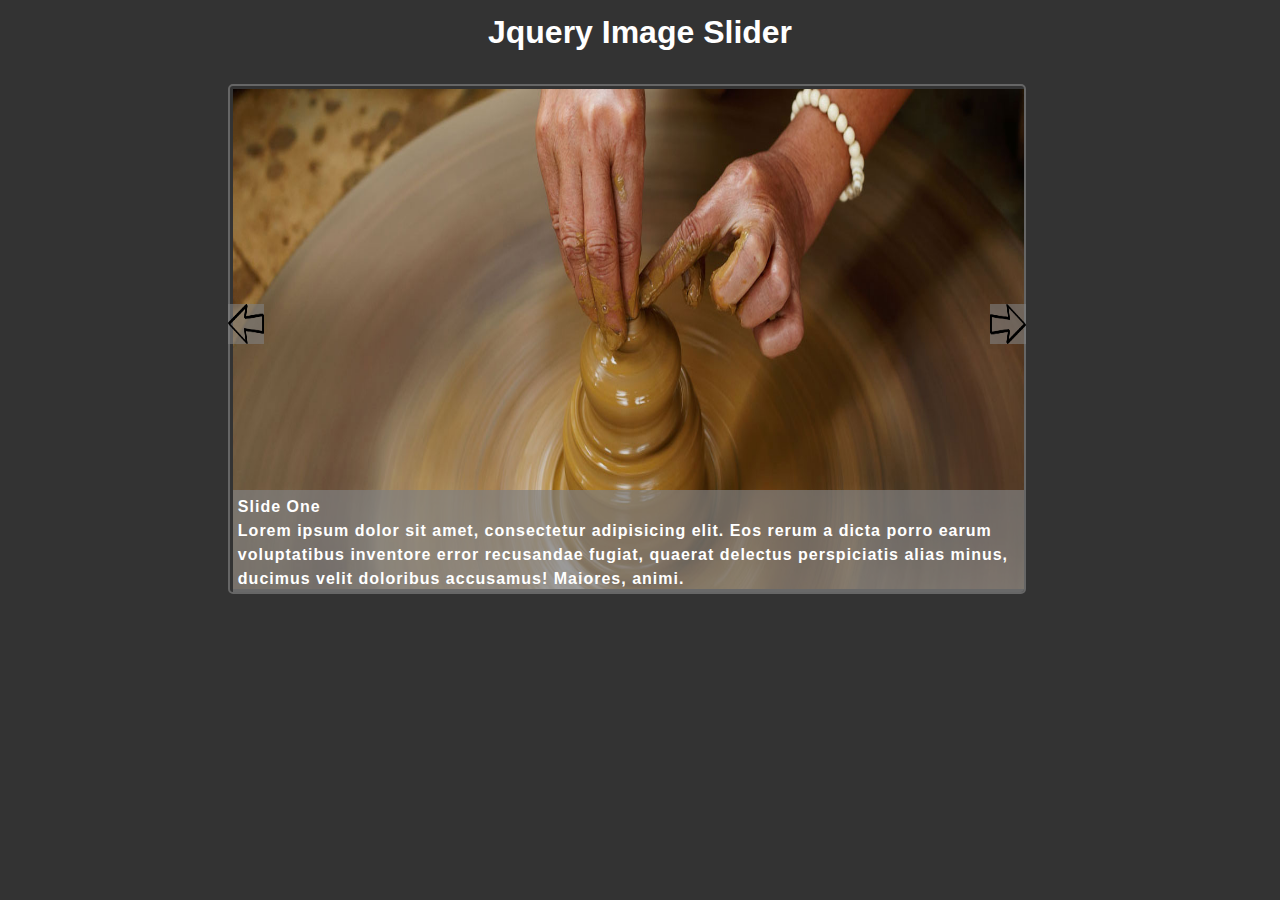
<file: carousel/index.html>
<!DOCTYPE html>
<html lang="en">
  <head>
    <meta charset="UTF-8" />
    <title>JQuery Carousel</title>
    <link rel="stylesheet" type="text/css" href="css/mystyle.css" />
    <script src="js/jquery.js"></script>
    <script src="js/myscript.js"></script>
  </head>
  <body>
    <h1>Jquery Image Slider</h1>
  </body>
  <div class="container">
    <img src="images/rightarrow.png" id="prev" alt="Left Arrow" />
    <div class="slider">
      <div class="slide">
        <div class="slide-copy">
          <p>Slide One</p>
          <p>
            Lorem ipsum dolor sit amet, consectetur adipisicing elit. Eos rerum
            a dicta porro earum voluptatibus inventore error recusandae fugiat,
            quaerat delectus perspiciatis alias minus, ducimus velit doloribus
            accusamus! Maiores, animi.
          </p>
        </div>
        <img src="images/slide1 (1).jpg" alt=" slide 1" />
      </div>
      <div class="slide">
        <div class="slide-copy">
          <p>Slide Two</p>
          <p>
            Lorem ipsum dolor sit amet, consectetur adipisicing elit. Eos rerum
            a dicta porro earum voluptatibus inventore error recusandae fugiat,
            quaerat delectus perspiciatis alias minus, ducimus velit doloribus
            accusamus! Maiores, animi.
          </p>
        </div>
        <img src="images/slide1 (4).jpg" alt=" slide 1" />
      </div>
      <div class="slide">
        <div class="slide-copy">
          <p>Slide Three</p>
          <p>
            Lorem ipsum dolor sit amet, consectetur adipisicing elit. Eos rerum
            a dicta porro earum voluptatibus inventore error recusandae fugiat,
            quaerat delectus perspiciatis alias minus, ducimus velit doloribus
            accusamus! Maiores, animi.
          </p>
        </div>
        <img src="images/slide1 (5).jpg" alt=" slide 1" />
      </div>
      <div class="slide">
        <div class="slide-copy">
          <p>Slide Four</p>
          <p>
            Lorem ipsum dolor sit amet, consectetur adipisicing elit. Eos rerum
            a dicta porro earum voluptatibus inventore error recusandae fugiat,
            quaerat delectus perspiciatis alias minus, ducimus velit doloribus
            accusamus! Maiores, animi.
          </p>
        </div>
        <img src="images/slide1 (6).jpg" alt=" slide 1" />
      </div>
      <div class="slide">
        <div class="slide-copy">
          <p>Slide Five</p>
          <p>
            Lorem ipsum dolor sit amet, consectetur adipisicing elit. Eos rerum
            a dicta porro earum voluptatibus inventore error recusandae fugiat,
            quaerat delectus perspiciatis alias minus, ducimus velit doloribus
            accusamus! Maiores, animi.
          </p>
        </div>
        <img src="images/slide1 (7).jpg" alt=" slide 1" />
      </div>
      <div class="slide">
        <div class="slide-copy">
          <p>Slide six</p>
          <p>
            Lorem ipsum dolor sit amet, consectetur adipisicing elit. Eos rerum
            a dicta porro earum voluptatibus inventore error recusandae fugiat,
            quaerat delectus perspiciatis alias minus, ducimus velit doloribus
            accusamus! Maiores, animi.
          </p>
        </div>
        <img src="images/slide1 (10).jpg" alt=" slide 1" />
      </div>
      <div class="slide">
        <div class="slide-copy">
          <p>Slide seven</p>
          <p>
            Lorem ipsum dolor sit amet, consectetur adipisicing elit. Eos rerum
            a dicta porro earum voluptatibus inventore error recusandae fugiat,
            quaerat delectus perspiciatis alias minus, ducimus velit doloribus
            accusamus! Maiores, animi.
          </p>
        </div>
        <img src="images/slide1 (8).jpg" alt=" slide 1" />
      </div>
      <div class="slide">
        <div class="slide-copy">
          <p>Slide Eight</p>
          <p>
            Lorem ipsum dolor sit amet, consectetur adipisicing elit. Eos rerum
            a dicta porro earum voluptatibus inventore error recusandae fugiat,
            quaerat delectus perspiciatis alias minus, ducimus velit doloribus
            accusamus! Maiores, animi.
          </p>
        </div>
        <img src="images/slide1 (3).jpg" alt=" slide 1" />
      </div>
    </div>
    <img src="images/leftarrow.png" id="next" alt="Right Arrow" />
  </div>
</html>
</file>
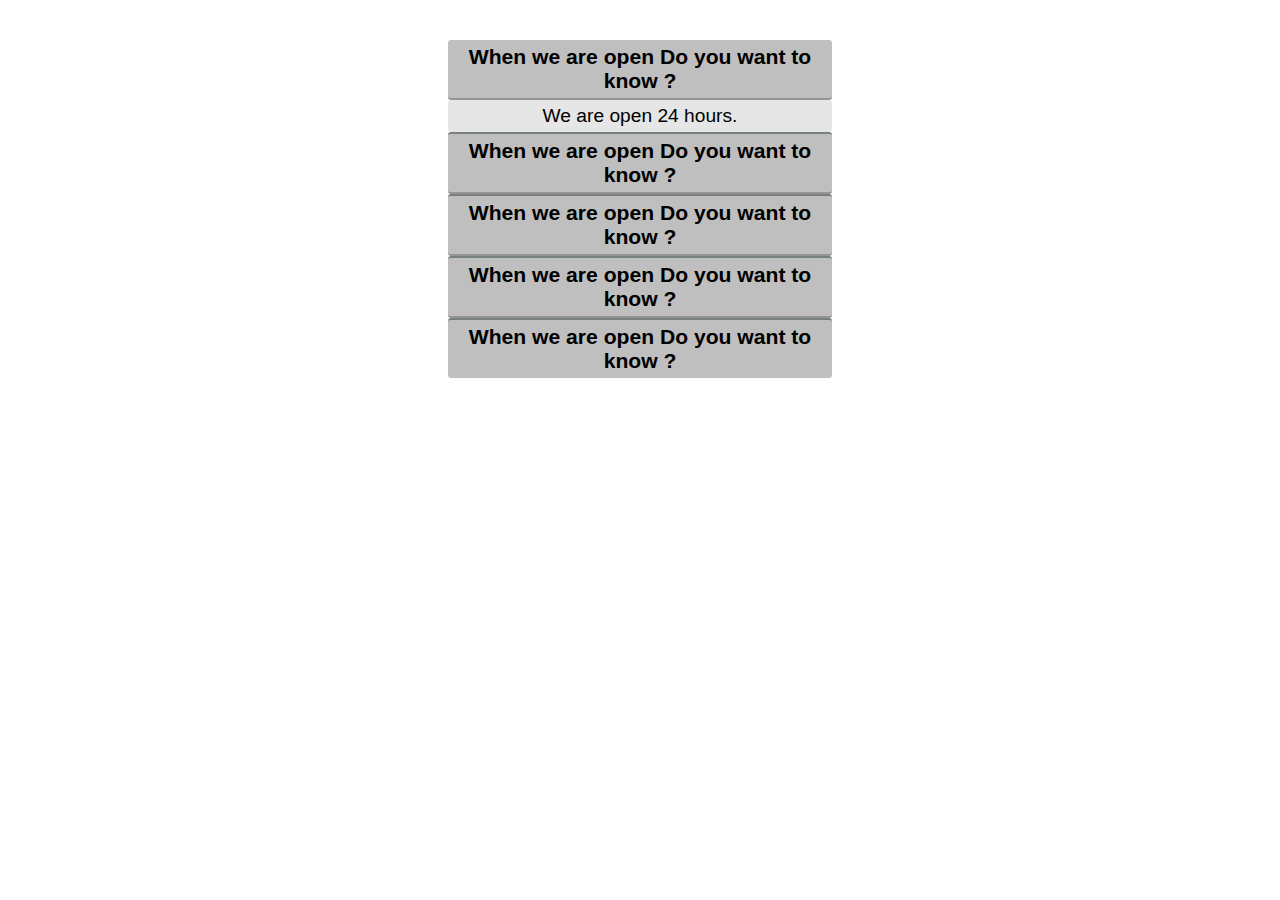
<file: faq/index.html>
<!DOCTYPE html>
<html lang="en">
  <head>
    <meta charset="UTF-8" />
    <title>Collapsible FAQ</title>
    <script src="jquery.js"></script>

    <style>
      body {
        margin: 0;
        padding: 0;
        font-size: 1.2em;
        font-family: "Arial", "sans-serif";
        width: 50%;
        margin: auto;
      }
      .hide {
        display: none;
      }
      dl {
        width: 60%;
        margin: 40px auto;
      }
      dt {
        font-weight: bold;
        font-size: 1.1em;
        background-color: rgba(128, 128, 128, 0.5);
        padding: 5px;
        text-align: center;
        margin: auto;
        border-bottom: 2px solid rgb(150, 148, 149);
        border-top: 2px solid rgb(120, 128, 129);
        border-radius: 3px;
      }
      dd {
        padding: 5px;
        margin: auto;
        text-align: center;
        background-color: rgba(128, 128, 128, 0.2);
        border-radius: 3px;
      }

      dt:first-child {
        border-top: none;
      }
      dt:nth-last-child(2) {
        border-bottom: none;
      }
    </style>
  </head>
  <body>
    <dl>
      <dt>When we are open Do you want to know ?</dt>
      <dd>We are open 24 hours.</dd>
      <dt>When we are open Do you want to know ?</dt>
      <dd>We are open 24 hours.</dd>
      <dt>When we are open Do you want to know ?</dt>
      <dd>We are open 24 hours.</dd>
      <dt>When we are open Do you want to know ?</dt>
      <dd>We are open 24 hours.</dd>
      <dt>When we are open Do you want to know ?</dt>
      <dd>We are open 24 hours.</dd>
    </dl>
  </body>
  <script>
    $(function () {
      $("dd").addClass("hide").first().removeClass("hide");
      $("dl").on("mouseenter", "dt", function () {
        $(this).next().slideDown(200).siblings("dd").slideUp(200);
      });
    });
  </script>
</html>
</file>
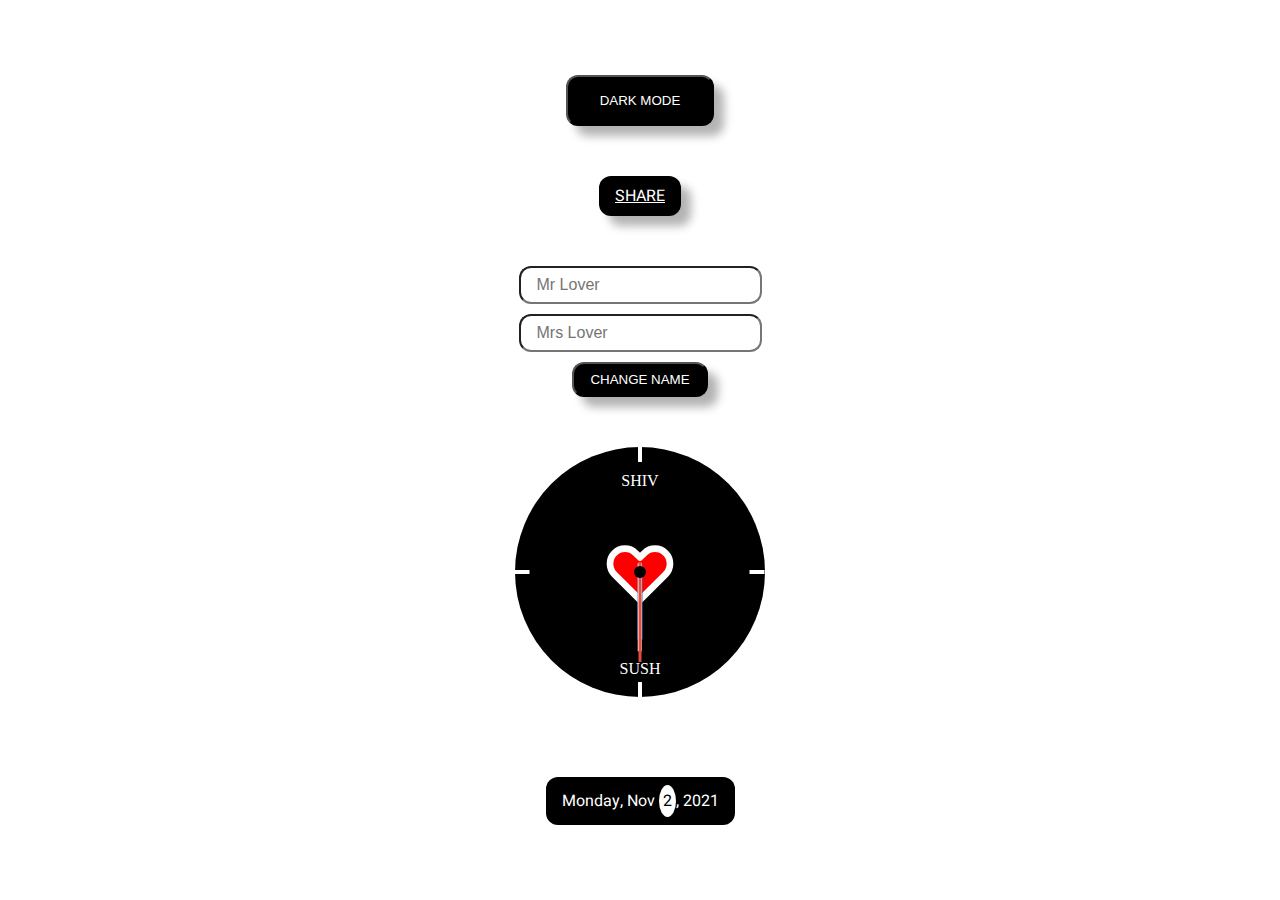
<file: theme_clock/index.html>
<!DOCTYPE html>
<html lang="en">
  <head>
    <meta charset="UTF-8" />
    <meta http-equiv="X-UA-Compatible" content="IE=edge" />
    <meta name="viewport" content="width=device-width, initial-scale=1.0" />
    <!-- <link
      rel="stylesheet"
      href="https://cdnjs.cloudflare.com/ajax/libs/font-awesome/5.15.4/css/all.min.css"
      integrity="sha512-1ycn6IcaQQ40/MKBW2W4Rhis/DbILU74C1vSrLJxCq57o941Ym01SwNsOMqvEBFlcgUa6xLiPY/NS5R+E6ztJQ=="
      crossorigin="anonymous"
      referrerpolicy="no-referrer"
    /> -->
    <link rel="stylesheet" href="style.css" />
    <title>Theme Clock</title>
  </head>
  <body>
    <button class="toggle">Dark Mode</button>
    <!-- AddToAny BEGIN -->
    <a class="a2a_dd share" href="https://www.addtoany.com/share">Share</a>
    <script async src="https://static.addtoany.com/menu/page.js"></script>
    <!-- AddToAny END -->
    <div class="lovers-name">
      <input type="text" name="mr-lover" id="" placeholder="Mr Lover" />
      <input type="text" name="mrs-lover" id="" placeholder="Mrs Lover" />
      <button class="submit">Change Name</button>
    </div>
    <div class="container">
      <div class="clock-container">
        <div class="brand">SHIV</div>
        <svg
          xmlns="http://www.w3.org/2000/svg"
          class="heart"
          fill="none"
          viewBox="0 0 24 24"
          stroke="currentColor"
        >
          <path
            stroke-linecap="round"
            stroke-linejoin="round"
            stroke-width="2"
            d="M4.318 6.318a4.5 4.5 0 000 6.364L12 20.364l7.682-7.682a4.5 4.5 0 00-6.364-6.364L12 7.636l-1.318-1.318a4.5 4.5 0 00-6.364 0z"
          />
        </svg>
        <div class="brand last">SUSH</div>
        <div class="needle hour"></div>
        <div class="needle minute"></div>
        <div class="needle second"></div>
        <div class="center-point"></div>
        <div class="time twelve"></div>
        <div class="time three"></div>
        <div class="time six"></div>
        <div class="time nine"></div>
      </div>
      <div class="date">Monday, Nov <span class="day"> 2 </span>, 2021</div>
    </div>
    <script src="script.js"></script>
  </body>
</html>
</file>
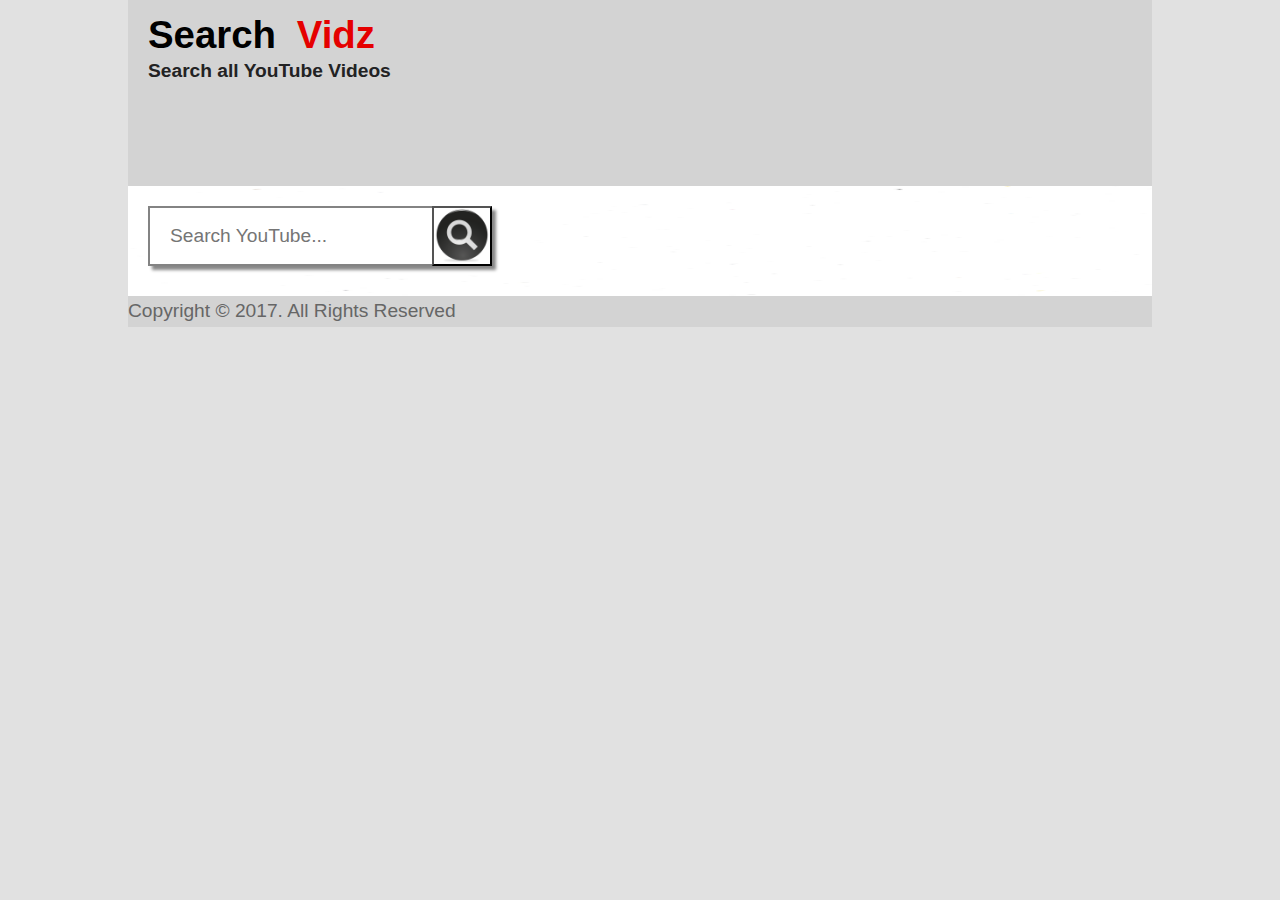
<file: youtube_search/index.html>
<!DOCTYPE html>
<html lang="en">
  <head>
    <meta charset="UTF-8" />
    <title>Youtube Search</title>
    <link rel="stylesheet" type="text/css" href="css/mystyle.css" />
    <script src="js/jquery.js"></script>
    <script src="js/myscript.js"></script>
    <!-- Add fancyBox -->
    <link
      rel="stylesheet"
      href="fancybox/source/jquery.fancybox.css?v=2.1.6"
      type="text/css"
      media="screen"
    />
    <script
      type="text/javascript"
      src="fancybox/source/jquery.fancybox.pack.js?v=2.1.6"
    ></script>
    <link
      rel="stylesheet"
      href="fancybox/source/helpers/jquery.fancybox-thumbs.css?v=1.0.7"
      type="text/css"
      media="screen"
    />
    <script
      type="text/javascript"
      src="fancybox/source/helpers/jquery.fancybox-thumbs.js?v=1.0.7"
    ></script>
  </head>
  <body>
    <div class="container">
      <header>
        <h1>Search <span>Vidz</span></h1>
        <p>Search all <span>YouTube</span> Videos</p>
      </header>
      <section>
        <form name="search-form" onsubmit="return search()" id="search-form">
          <div class="fieldcontainer">
            <input
              type="search"
              id="query"
              class="search-field"
              placeholder="Search YouTube..."
            />
            <input type="submit" name="search-btn" id="search-btn" value="" />
          </div>
        </form>
        <div id="results"></div>
        <div id="buttons"></div>
      </section>
      <footer>
        <p>Copyright &copy; 2017. All Rights Reserved</p>
      </footer>
    </div>
  </body>
</html>
</file>
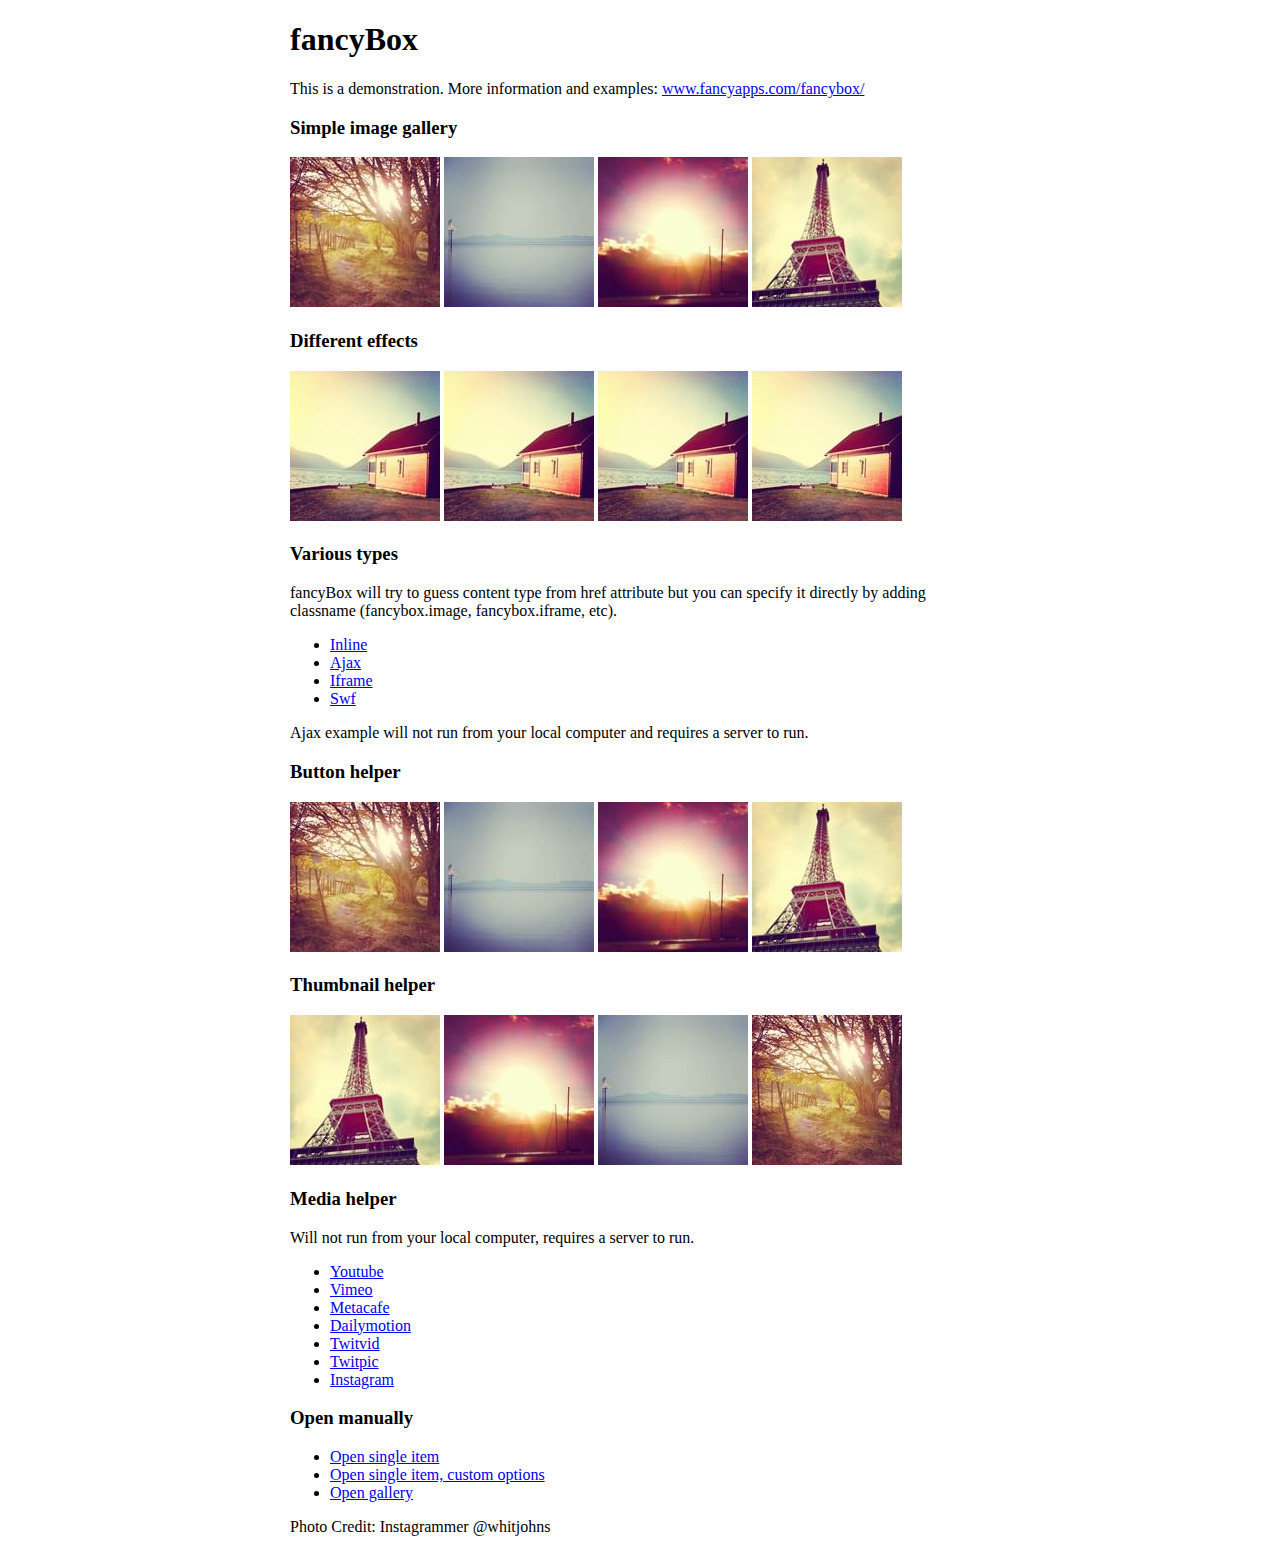
<file: youtube_search/fancybox/demo/index.html>
<!DOCTYPE html>
<html>
<head>
	<title>fancyBox - Fancy jQuery Lightbox Alternative | Demonstration</title>
	<meta http-equiv="Content-Type" content="text/html; charset=UTF-8" />

	<!-- Add jQuery library -->
	<script type="text/javascript" src="../lib/jquery-1.10.2.min.js"></script>

	<!-- Add mousewheel plugin (this is optional) -->
	<script type="text/javascript" src="../lib/jquery.mousewheel.pack.js?v=3.1.3"></script>

	<!-- Add fancyBox main JS and CSS files -->
	<script type="text/javascript" src="../source/jquery.fancybox.pack.js?v=2.1.5"></script>
	<link rel="stylesheet" type="text/css" href="../source/jquery.fancybox.css?v=2.1.5" media="screen" />

	<!-- Add Button helper (this is optional) -->
	<link rel="stylesheet" type="text/css" href="../source/helpers/jquery.fancybox-buttons.css?v=1.0.5" />
	<script type="text/javascript" src="../source/helpers/jquery.fancybox-buttons.js?v=1.0.5"></script>

	<!-- Add Thumbnail helper (this is optional) -->
	<link rel="stylesheet" type="text/css" href="../source/helpers/jquery.fancybox-thumbs.css?v=1.0.7" />
	<script type="text/javascript" src="../source/helpers/jquery.fancybox-thumbs.js?v=1.0.7"></script>

	<!-- Add Media helper (this is optional) -->
	<script type="text/javascript" src="../source/helpers/jquery.fancybox-media.js?v=1.0.6"></script>

	<script type="text/javascript">
		$(document).ready(function() {
			/*
			 *  Simple image gallery. Uses default settings
			 */

			$('.fancybox').fancybox();

			/*
			 *  Different effects
			 */

			// Change title type, overlay closing speed
			$(".fancybox-effects-a").fancybox({
				helpers: {
					title : {
						type : 'outside'
					},
					overlay : {
						speedOut : 0
					}
				}
			});

			// Disable opening and closing animations, change title type
			$(".fancybox-effects-b").fancybox({
				openEffect  : 'none',
				closeEffect	: 'none',

				helpers : {
					title : {
						type : 'over'
					}
				}
			});

			// Set custom style, close if clicked, change title type and overlay color
			$(".fancybox-effects-c").fancybox({
				wrapCSS    : 'fancybox-custom',
				closeClick : true,

				openEffect : 'none',

				helpers : {
					title : {
						type : 'inside'
					},
					overlay : {
						css : {
							'background' : 'rgba(238,238,238,0.85)'
						}
					}
				}
			});

			// Remove padding, set opening and closing animations, close if clicked and disable overlay
			$(".fancybox-effects-d").fancybox({
				padding: 0,

				openEffect : 'elastic',
				openSpeed  : 150,

				closeEffect : 'elastic',
				closeSpeed  : 150,

				closeClick : true,

				helpers : {
					overlay : null
				}
			});

			/*
			 *  Button helper. Disable animations, hide close button, change title type and content
			 */

			$('.fancybox-buttons').fancybox({
				openEffect  : 'none',
				closeEffect : 'none',

				prevEffect : 'none',
				nextEffect : 'none',

				closeBtn  : false,

				helpers : {
					title : {
						type : 'inside'
					},
					buttons	: {}
				},

				afterLoad : function() {
					this.title = 'Image ' + (this.index + 1) + ' of ' + this.group.length + (this.title ? ' - ' + this.title : '');
				}
			});


			/*
			 *  Thumbnail helper. Disable animations, hide close button, arrows and slide to next gallery item if clicked
			 */

			$('.fancybox-thumbs').fancybox({
				prevEffect : 'none',
				nextEffect : 'none',

				closeBtn  : false,
				arrows    : false,
				nextClick : true,

				helpers : {
					thumbs : {
						width  : 50,
						height : 50
					}
				}
			});

			/*
			 *  Media helper. Group items, disable animations, hide arrows, enable media and button helpers.
			*/
			$('.fancybox-media')
				.attr('rel', 'media-gallery')
				.fancybox({
					openEffect : 'none',
					closeEffect : 'none',
					prevEffect : 'none',
					nextEffect : 'none',

					arrows : false,
					helpers : {
						media : {},
						buttons : {}
					}
				});

			/*
			 *  Open manually
			 */

			$("#fancybox-manual-a").click(function() {
				$.fancybox.open('1_b.jpg');
			});

			$("#fancybox-manual-b").click(function() {
				$.fancybox.open({
					href : 'iframe.html',
					type : 'iframe',
					padding : 5
				});
			});

			$("#fancybox-manual-c").click(function() {
				$.fancybox.open([
					{
						href : '1_b.jpg',
						title : 'My title'
					}, {
						href : '2_b.jpg',
						title : '2nd title'
					}, {
						href : '3_b.jpg'
					}
				], {
					helpers : {
						thumbs : {
							width: 75,
							height: 50
						}
					}
				});
			});


		});
	</script>
	<style type="text/css">
		.fancybox-custom .fancybox-skin {
			box-shadow: 0 0 50px #222;
		}

		body {
			max-width: 700px;
			margin: 0 auto;
		}
	</style>
</head>
<body>
	<h1>fancyBox</h1>

	<p>This is a demonstration. More information and examples: <a href="http://fancyapps.com/fancybox/">www.fancyapps.com/fancybox/</a></p>

	<h3>Simple image gallery</h3>
	<p>
		<a class="fancybox" href="1_b.jpg" data-fancybox-group="gallery" title="Lorem ipsum dolor sit amet"><img src="1_s.jpg" alt="" /></a>

		<a class="fancybox" href="2_b.jpg" data-fancybox-group="gallery" title="Etiam quis mi eu elit temp"><img src="2_s.jpg" alt="" /></a>

		<a class="fancybox" href="3_b.jpg" data-fancybox-group="gallery" title="Cras neque mi, semper leon"><img src="3_s.jpg" alt="" /></a>

		<a class="fancybox" href="4_b.jpg" data-fancybox-group="gallery" title="Sed vel sapien vel sem uno"><img src="4_s.jpg" alt="" /></a>
	</p>

	<h3>Different effects</h3>
	<p>
		<a class="fancybox-effects-a" href="5_b.jpg" title="Lorem ipsum dolor sit amet, consectetur adipiscing elit"><img src="5_s.jpg" alt="" /></a>

		<a class="fancybox-effects-b" href="5_b.jpg" title="Lorem ipsum dolor sit amet, consectetur adipiscing elit"><img src="5_s.jpg" alt="" /></a>

		<a class="fancybox-effects-c" href="5_b.jpg" title="Lorem ipsum dolor sit amet, consectetur adipiscing elit"><img src="5_s.jpg" alt="" /></a>

		<a class="fancybox-effects-d" href="5_b.jpg" title="Lorem ipsum dolor sit amet, consectetur adipiscing elit"><img src="5_s.jpg" alt="" /></a>
	</p>

	<h3>Various types</h3>
	<p>
		fancyBox will try to guess content type from href attribute but you can specify it directly by adding classname (fancybox.image, fancybox.iframe, etc).
	</p>
	<ul>
		<li><a class="fancybox" href="#inline1" title="Lorem ipsum dolor sit amet">Inline</a></li>
		<li><a class="fancybox fancybox.ajax" href="ajax.txt">Ajax</a></li>
		<li><a class="fancybox fancybox.iframe" href="iframe.html">Iframe</a></li>
		<li><a class="fancybox" href="http://www.adobe.com/jp/events/cs3_web_edition_tour/swfs/perform.swf">Swf</a></li>
	</ul>

	<div id="inline1" style="width:400px;display: none;">
		<h3>Etiam quis mi eu elit</h3>
		<p>
			Lorem ipsum dolor sit amet, consectetur adipiscing elit. Etiam quis mi eu elit tempor facilisis id et neque. Nulla sit amet sem sapien. Vestibulum imperdiet porta ante ac ornare. Nulla et lorem eu nibh adipiscing ultricies nec at lacus. Cras laoreet ultricies sem, at blandit mi eleifend aliquam. Nunc enim ipsum, vehicula non pretium varius, cursus ac tortor. Vivamus fringilla congue laoreet. Quisque ultrices sodales orci, quis rhoncus justo auctor in. Phasellus dui eros, bibendum eu feugiat ornare, faucibus eu mi. Nunc aliquet tempus sem, id aliquam diam varius ac. Maecenas nisl nunc, molestie vitae eleifend vel, iaculis sed magna. Aenean tempus lacus vitae orci posuere porttitor eget non felis. Donec lectus elit, aliquam nec eleifend sit amet, vestibulum sed nunc.
		</p>
	</div>

	<p>
		Ajax example will not run from your local computer and requires a server to run.
	</p>

	<h3>Button helper</h3>
	<p>
		<a class="fancybox-buttons" data-fancybox-group="button" href="1_b.jpg"><img src="1_s.jpg" alt="" /></a>

		<a class="fancybox-buttons" data-fancybox-group="button" href="2_b.jpg"><img src="2_s.jpg" alt="" /></a>

		<a class="fancybox-buttons" data-fancybox-group="button" href="3_b.jpg"><img src="3_s.jpg" alt="" /></a>

		<a class="fancybox-buttons" data-fancybox-group="button" href="4_b.jpg"><img src="4_s.jpg" alt="" /></a>
	</p>

	<h3>Thumbnail helper</h3>
	<p>
		<a class="fancybox-thumbs" data-fancybox-group="thumb" href="4_b.jpg"><img src="4_s.jpg" alt="" /></a>

		<a class="fancybox-thumbs" data-fancybox-group="thumb" href="3_b.jpg"><img src="3_s.jpg" alt="" /></a>

		<a class="fancybox-thumbs" data-fancybox-group="thumb" href="2_b.jpg"><img src="2_s.jpg" alt="" /></a>

		<a class="fancybox-thumbs" data-fancybox-group="thumb" href="1_b.jpg"><img src="1_s.jpg" alt="" /></a>
	</p>

	<h3>Media helper</h3>
	<p>
		Will not run from your local computer, requires a server to run.
	</p>

	<ul>
		<li><a class="fancybox-media" href="http://www.youtube.com/watch?v=opj24KnzrWo">Youtube</a></li>
		<li><a class="fancybox-media" href="http://vimeo.com/47480346">Vimeo</a></li>
		<li><a class="fancybox-media" href="http://www.metacafe.com/watch/7635964/">Metacafe</a></li>
		<li><a class="fancybox-media" href="http://www.dailymotion.com/video/xoeylt_electric-guest-this-head-i-hold_music">Dailymotion</a></li>
		<li><a class="fancybox-media" href="http://twitvid.com/QY7MD">Twitvid</a></li>
		<li><a class="fancybox-media" href="http://twitpic.com/7p93st">Twitpic</a></li>
		<li><a class="fancybox-media" href="http://instagr.am/p/IejkuUGxQn">Instagram</a></li>
	</ul>

	<h3>Open manually</h3>
	<ul>
		<li><a id="fancybox-manual-a" href="javascript:;">Open single item</a></li>
		<li><a id="fancybox-manual-b" href="javascript:;">Open single item, custom options</a></li>
		<li><a id="fancybox-manual-c" href="javascript:;">Open gallery</a></li>
	</ul>

	<p>
		Photo Credit: Instagrammer @whitjohns
	</p>
</body>
</html>
</file>
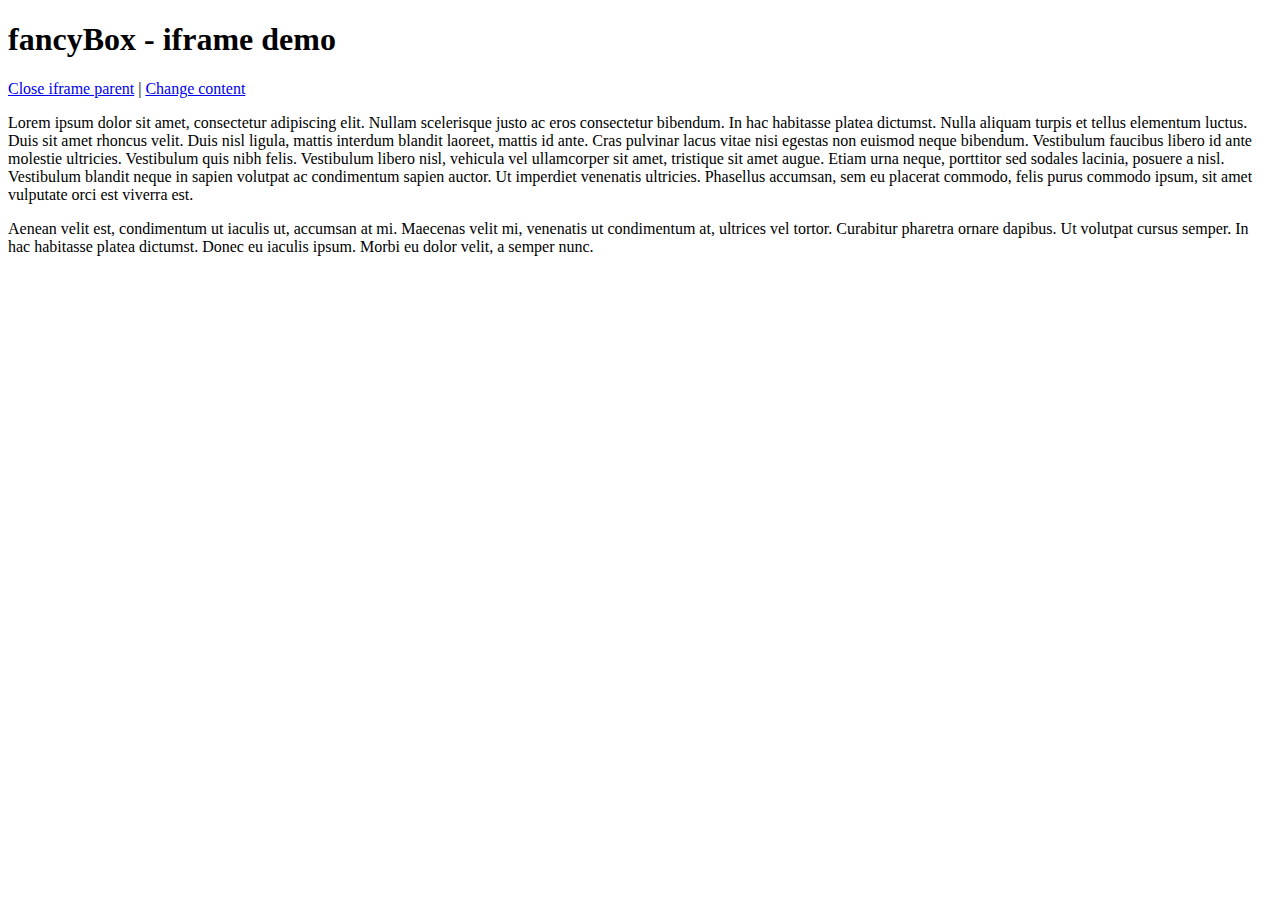
<file: youtube_search/fancybox/demo/iframe.html>
<!DOCTYPE html>
<html>
<head>
	<title>fancyBox - iframe demo</title>
	<meta http-equiv="Content-Type" content="text/html; charset=UTF-8" />
</head>
<body>
	<h1>fancyBox - iframe demo</h1>

	<p>
		<a href="javascript:parent.jQuery.fancybox.close();">Close iframe parent</a>

		|

		<a href="javascript:parent.jQuery.fancybox.open({href : '1_b.jpg', title : 'My title'});">Change content</a>
	</p>

	<p>
		Lorem ipsum dolor sit amet, consectetur adipiscing elit. Nullam scelerisque justo ac eros consectetur bibendum. In hac habitasse platea dictumst. Nulla aliquam turpis et tellus elementum luctus. Duis sit amet rhoncus velit. Duis nisl ligula, mattis interdum blandit laoreet, mattis id ante. Cras pulvinar lacus vitae nisi egestas non euismod neque bibendum. Vestibulum faucibus libero id ante molestie ultricies. Vestibulum quis nibh felis. Vestibulum libero nisl, vehicula vel ullamcorper sit amet, tristique sit amet augue. Etiam urna neque, porttitor sed sodales lacinia, posuere a nisl. Vestibulum blandit neque in sapien volutpat ac condimentum sapien auctor. Ut imperdiet venenatis ultricies. Phasellus accumsan, sem eu placerat commodo, felis purus commodo ipsum, sit amet vulputate orci est viverra est.
	</p>

	<p>
		Aenean velit est, condimentum ut iaculis ut, accumsan at mi. Maecenas velit mi, venenatis ut condimentum at, ultrices vel tortor. Curabitur pharetra ornare dapibus. Ut volutpat cursus semper. In hac habitasse platea dictumst. Donec eu iaculis ipsum. Morbi eu dolor velit, a semper nunc.
	</p>
</body>
</html>
</file>
<file: carousel/css/mystyle.css>
* {
	margin : 0px;
	padding : 0px;
}

body {
	color : #fff;
	background-color: #333;
	font-size: 1em;
	font-family: 'Arial','sans-serif';
	line-height: 1.5em;
}
h1 {
	margin-top: 20px;
	text-align: center;
}
.container {
	width: 70%;
	margin: 40px auto;
	overflow: hidden;
}	
.slider {	
	width : 88%;
	height: 500px;	
	overflow: hidden;
	float: left;
	padding: 3px;
	border-radius: 5px;
	border: #666 solid 2px;
	position: relative;
	
}
.slider img {
	width : 100%;
	height : 500px;
}
.slide {
	position: absolute;	
}
.slide-copy {
	position: absolute;
	bottom: 0;
	left: 0;
	padding: 5px;
	letter-spacing: 1px;
	font-weight: bold;
	background: rgba(128,128,128,0.7);
}
#prev, #next {
	height: 40px;
	width: 4%;
	float: left;
	margin-top: 220px;
	position: relative;
	background-color: rgba(128, 128, 128, 0.6);
}

#prev {
	left: 4%;
	z-index: 100;
}
#next {
	left: -4%;
	z-index: 100;
}
</file>
<file: theme_clock/style.css>
@import url("https://fonts.googleapis.com/css?family=Heebo:300&display=swap");
* {
  padding: 0;
  margin: 0;
  box-sizing: border-box;
}
:root {
  --primary-color: #000;
  --secondary-color: #fff;
}

html {
  transition: all 0.3s ease-in;
}

html.dark {
  --primary-color: #fff;
  --secondary-color: #333;
}

html.dark {
  background-color: #111;
  color: var(--primary-color);
}

body {
  font-family: "Heebo", sans-serif;
  display: flex;
  flex-direction: column;
  align-items: center;
  justify-content: center;
  height: 100vh;
  gap: 50px;
}
.share {
  display: inline-block;
}
.submit,
.share {
  text-transform: uppercase;
  color: var(--secondary-color);
  background-color: var(--primary-color);
  padding: 8px 16px;
  border-radius: 12px;
  box-shadow: 10px 10px 10px 0 rgba(0, 0, 0, 0.3);
}

.submit:hover,
.share:hover {
  box-shadow: 8px 8px 8px 0 rgba(0, 0, 0, 0.3);
  letter-spacing: 0.4px;
}
.submit:active,
.submit:active {
  box-shadow: 5px 5px 5px 0 rgba(0, 0, 0, 0.3);
}
input {
  padding: 8px 16px;
  border-radius: 12px;
  color: var(--primary-color);
  font-size: 16px;
}
.toggle {
  text-transform: uppercase;
  color: var(--secondary-color);
  background-color: var(--primary-color);
  padding: 16px 32px;
  border-radius: 12px;
  box-shadow: 10px 10px 10px 0 rgba(0, 0, 0, 0.3);
}

.toggle:hover {
  box-shadow: 8px 8px 8px 0 rgba(0, 0, 0, 0.3);
  letter-spacing: 0.4px;
}

.toggle:active {
  box-shadow: 5px 5px 5px 0 rgba(0, 0, 0, 0.3);
}

.container {
  display: flex;
  flex-direction: column;
  justify-content: center;
  align-items: center;
}

.clock-container {
  background-color: var(--primary-color);
  position: relative;
  height: 250px;
  width: 250px;
  border-radius: 100%;
  margin-bottom: 80px;
}
.center-point {
  position: absolute;
  top: 50%;
  left: 50%;
  height: 12px;
  width: 12px;
  background-color: var(--primary-color);
  transform: translate(-50%, -50%);
  border-radius: 50%;
}
.brand {
  position: absolute;
  text-transform: uppercase;
  font-family: bold;
  color: var(--secondary-color);
  left: 50%;
  top: 10%;
  transform: translate(-50%, 0);
}
.lovers-name {
  display: flex;
  flex-direction: column;
  align-items: center;
  gap: 10px;
}
.heart {
  position: absolute;
  stroke: var(--secondary-color);
  fill: red;
  top: 50%;
  left: 50%;
  width: 80px;
  transform: translate(-50%, -50%);
}

.last {
  top: 85%;
  left: 50%;
  transform: translate(-50%, 0);
}
.needle {
  position: absolute;
  background-color: var(--secondary-color);
  left: 50%;
  transform: translate(-50%, 10%) rotate(180deg);
  transform-origin: 50% 90%;
  transition: all 0.1s ease-in;
}
.hour {
  top: 20%;
  height: 30%;
  width: 5px;
  background-color: #1c7ed6;
}

.minute {
  top: 15%;
  height: 35%;
  width: 3.5px;
}

.second {
  top: 10%;
  height: 40%;
  width: 3px;
  background-color: #e74c3c;
}

.time {
  background-color: var(--secondary-color);
  width: 4px;
  height: 6%;
}
.twelve {
  position: absolute;
  left: 50%;
  width: 4px;
  transform: translate(-50%, 0);
}

.three {
  position: absolute;
  left: 96%;
  top: 50%;
  transform: translate(0, -50%) rotate(90deg);
}

.six {
  position: absolute;
  left: 50%;
  top: 94%;
  transform: translate(-50%, 0);
}

.nine {
  position: absolute;
  left: 2%;
  top: 50%;
  transform: translate(0, -50%) rotate(-90deg);
}

.date {
  color: var(--secondary-color);
  background-color: var(--primary-color);
  padding: 8px 16px;
  border-radius: 12px;
}
.day {
  color: var(--primary-color);
  background-color: var(--secondary-color);
  display: inline-block;
  padding: 4px;
  border-radius: 50%;
}
</file>
<file: youtube_search/css/mystyle.css>
* {
	padding : 0px;
	margin : 0px;
}

body {	
	line-height: 1.6em;
	font-size: 1.2em;
	color: #666;
	margin: auto;
	background-color: #e1e1e1;
	font-size: 1.2em;	
	font-family: 'Arial','sans-serif';
	
}
.container {
	width : 80%;
	margin : 0 auto;	
	background:#e1e1e1 url('../images/bg.png') no-repeat;
	background-size: 100% 100%;

	
}
header {
	padding: 20px;
	font-weight: bold;
	color: #222223;
	margin-bottom: 80px;
}
h1 span {
	color: #e50000;
	margin-left: 10px;

}
h1 {
	color: black;
	margin-bottom: 5px;
}
header p {
	font-size: 
}
section{
   box-sizing: border-box;
   margin: 0;
   background: url('../images/wbg.png') no-repeat;
   background-size: 100% 100%;
   
}
.fieldcontainer {
	padding: 20px;
	font-size: 2em;	
	position: relative;	
}
#query {
	width: 35%;	
	min-width: 250px;
	height: 60px;
	padding-left: 20px;
	font-size: .5em;
	border: 2px solid rgba(100,100,100,0.8);
	float: left;
	box-shadow: 4px 4px 3px #888888;
	margin-bottom: 30px;
}
#search-btn {	
	background: url('../images/search.png');
	background-size: 100% 100%;
	height: 60px;
	width: 60px;	
	float: left;
	z-index: 100;
	cursor: pointer;
	margin-left: -60px;
}
#results {
	clear: both;
	background:rgba(128,128,128,0.05) ;
	background-size: 100% 100%;


}
.clearfix {
	clear: both;
}
#results li{
	padding: 0 10px;
	list-style: none;
	overflow: auto;
	border-bottom: 1px #ccc dotted;
	color: black;
	margin-top: 15px;
}
.list-left {
	float: left;
	width: 20%;
}
.list-left img {
	width: 100%;
	padding: 3px;
	border: solid #ccc 1px;
	border-radius: 1px;
	
}
.list-right {
	float: left;
	width: 60%;
	margin-left: 40px;
	text-align: justify;
	font-size: 16px;
}
.cTitle {
	color: #dd5230;	
	font-size: .8em;
}
a {
	text-decoration: none;
	cursor: pointer;
}
.pagging-button {
	padding: 5px;
	font-size: 1em;
	margin: 10px;
	box-shadow: 2px 2px 1px #888888;
	width: 80px;

}
</file>
